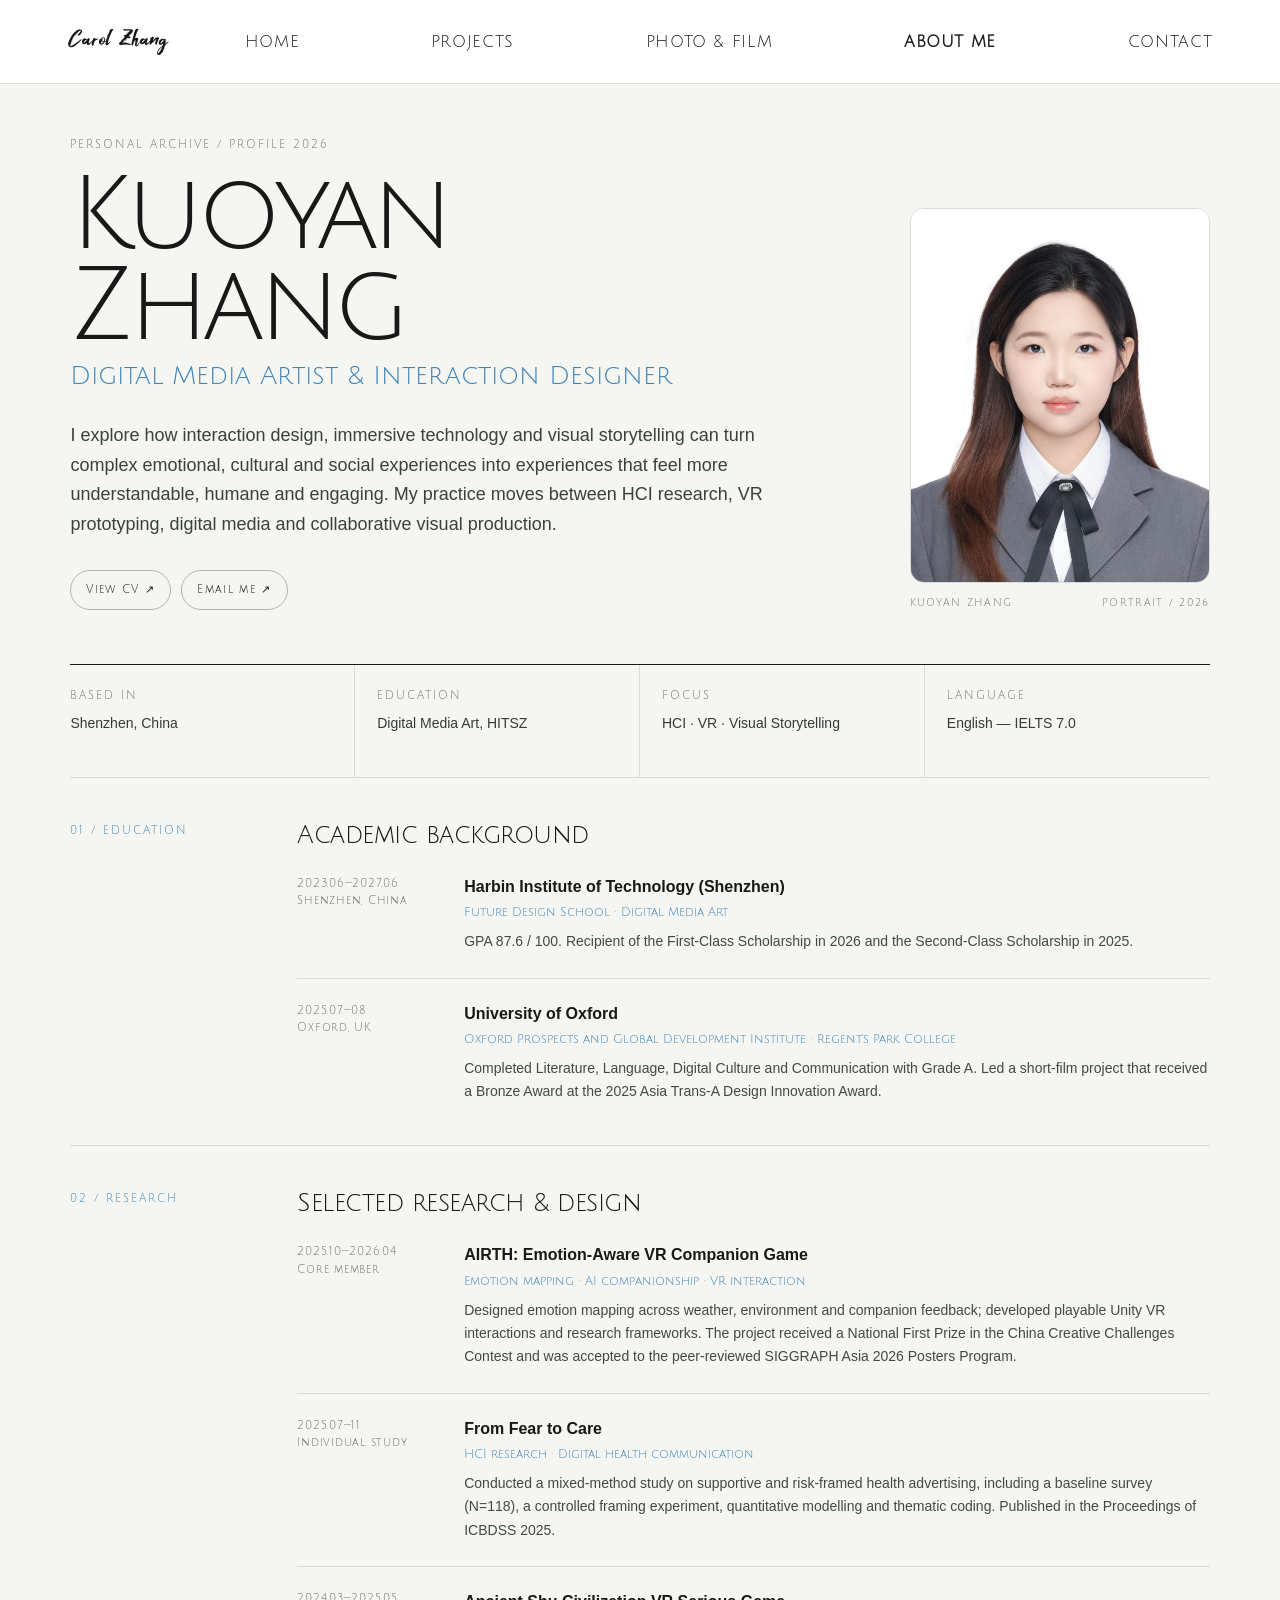
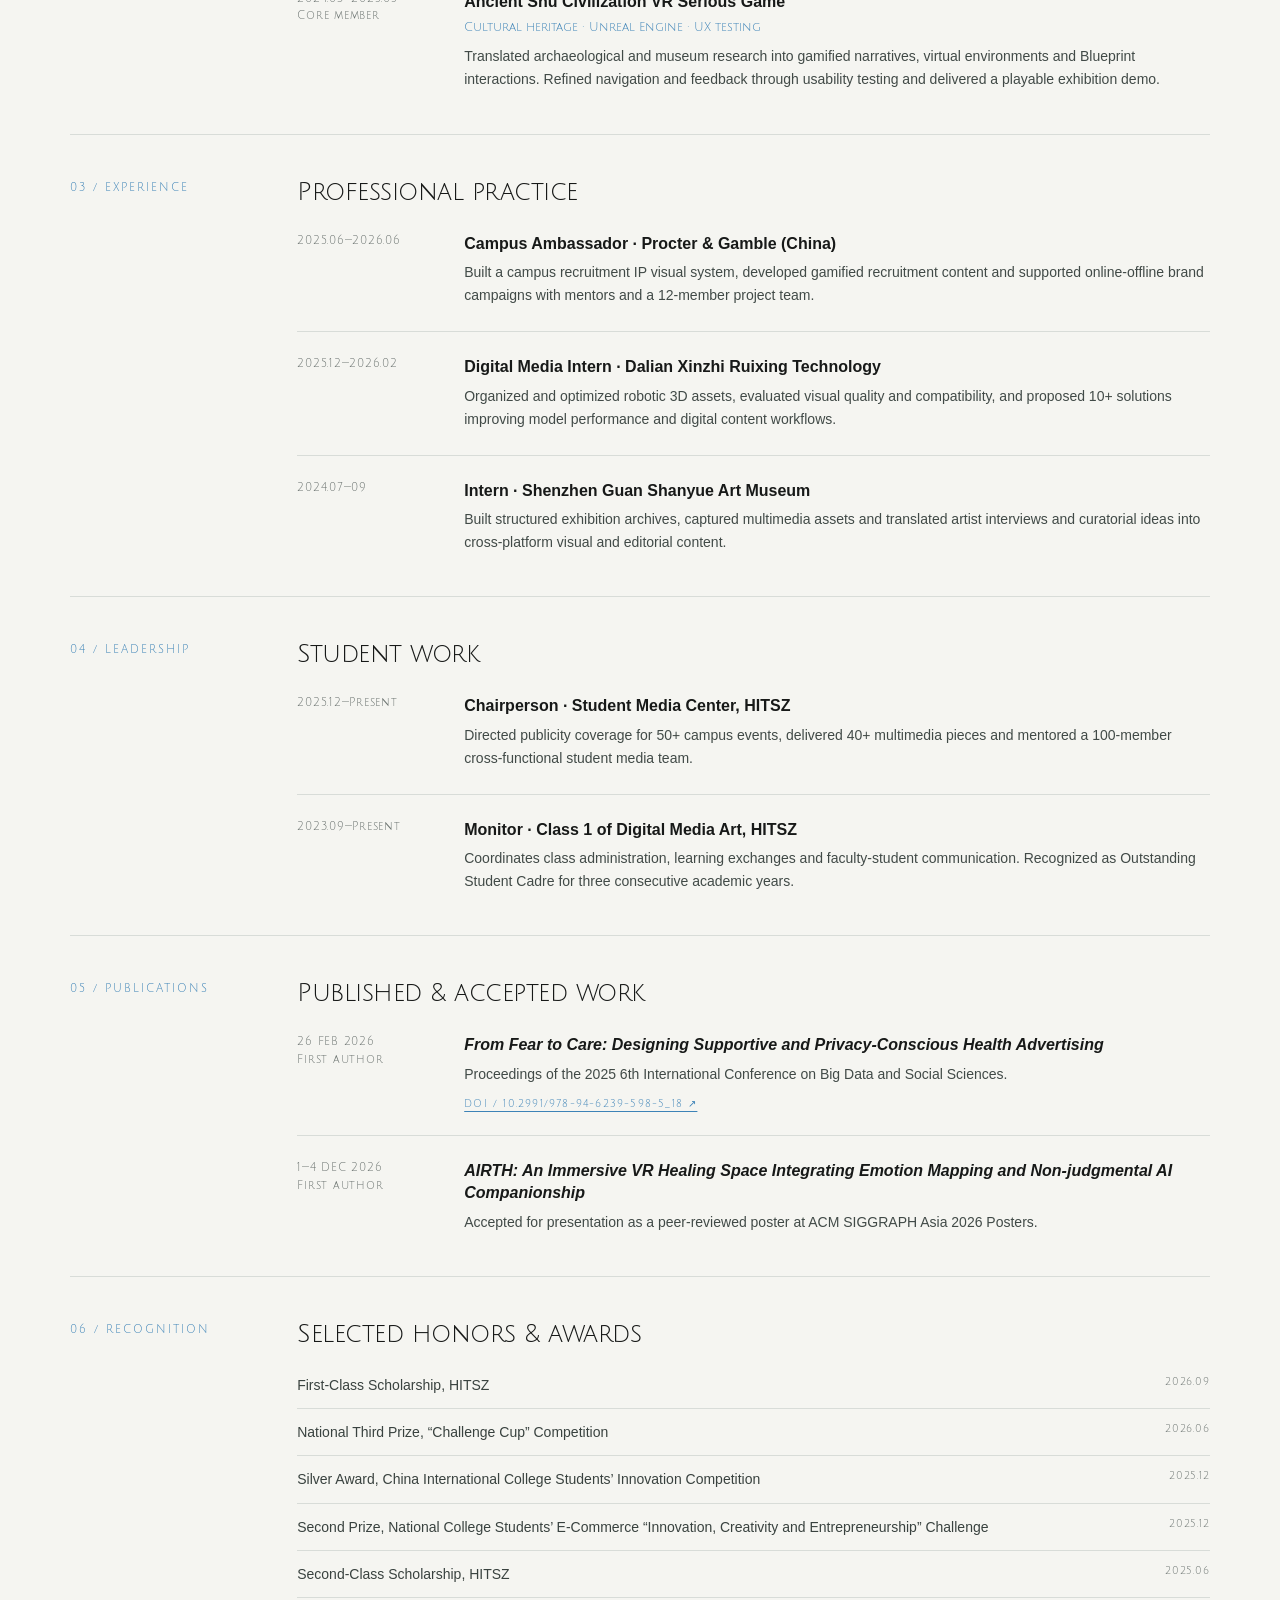
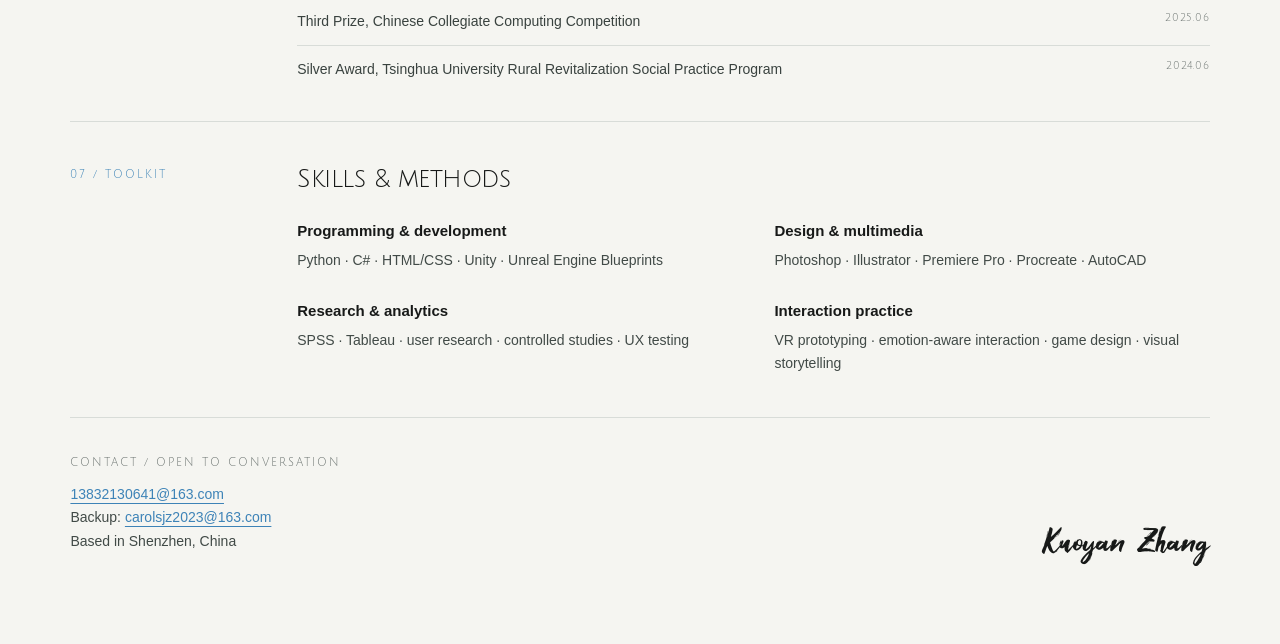
<file: about.html>
<!doctype html>
<html lang="en">
<head>
<meta charset="utf-8">
<meta name="viewport" content="width=device-width,initial-scale=1">
<meta name="description" content="About Kuoyan Zhang, a digital media artist and interaction designer working across immersive technology, HCI research and visual storytelling.">
<title>About — Kuoyan Zhang</title>
<link rel="preconnect" href="https://fonts.googleapis.com">
<link rel="preconnect" href="https://fonts.gstatic.com" crossorigin>
<link href="https://fonts.googleapis.com/css2?family=Julius+Sans+One&display=swap" rel="stylesheet">
<style>
@font-face{font-family:FoxliteLocal;src:url('Foxlite-Script.ttf') format('truetype');font-display:swap}
:root{--ink:#171918;--muted:#69716e;--line:#d8dcd8;--paper:#f5f5f1;--card:#fbfbf8;--accent:#3d83b7;--sans:Arial,Helvetica,sans-serif;--display:'Julius Sans One',Arial,sans-serif}
*{box-sizing:border-box}
html{scroll-behavior:smooth}
body{margin:0;min-height:100vh;color:var(--ink);background:var(--paper);font-family:var(--display)}
a{color:inherit}
.topbar{height:84px;display:flex;align-items:center;gap:6vw;padding:0 5.3vw;background:#fff;border-bottom:1px solid var(--line)}
.wordmark{font-family:FoxliteLocal,'Brush Script MT',cursive;font-size:25px;color:var(--ink);text-decoration:none;white-space:nowrap}
.topnav{display:flex;justify-content:space-between;align-items:center;flex:1;gap:2vw}
.topnav a{font-size:16px;letter-spacing:.04em;white-space:nowrap;color:inherit;text-decoration:none}
.topnav a:hover,.topnav a.active{font-weight:700}
.archive{width:min(1240px,89vw);margin:0 auto;padding:54px 0 76px}
.hero{display:grid;grid-template-columns:minmax(0,1fr) 300px;gap:clamp(48px,8vw,112px);align-items:end;padding-bottom:54px;border-bottom:1px solid var(--ink)}
.eyebrow,.section-index,.micro-label{margin:0;font-size:11px;line-height:1.4;letter-spacing:.18em;text-transform:uppercase;color:var(--muted)}
.hero h1{max-width:820px;margin:18px 0 8px;font-size:clamp(52px,8vw,105px);font-weight:400;line-height:.88;letter-spacing:-.055em}
.role{margin:0 0 28px;font-size:clamp(18px,2vw,27px);line-height:1.3;color:var(--accent)}
.bio{max-width:760px;margin:0;font-family:var(--sans);font-size:18px;line-height:1.65;color:#39423f}
.hero-actions{display:flex;flex-wrap:wrap;gap:10px;margin-top:30px}
.action{display:inline-flex;align-items:center;min-height:40px;padding:0 15px;border:1px solid #aeb9b5;border-radius:999px;background:transparent;font-size:11px;letter-spacing:.12em;text-decoration:none;transition:background .2s ease,color .2s ease,border-color .2s ease}
.action:hover{background:var(--ink);border-color:var(--ink);color:#fff}
.portrait{margin:0}
.portrait-frame{aspect-ratio:4/5;overflow:hidden;border-radius:14px;background:#fff;border:1px solid var(--line)}
.portrait img{display:block;width:100%;height:100%;object-fit:cover;object-position:50% 38%}
.portrait figcaption{display:flex;justify-content:space-between;gap:16px;margin-top:12px;font-size:10px;line-height:1.5;letter-spacing:.13em;color:var(--muted)}
.quick-facts{display:grid;grid-template-columns:repeat(4,minmax(0,1fr));border-bottom:1px solid var(--line)}
.quick-fact{min-height:112px;padding:24px 22px;border-right:1px solid var(--line)}
.quick-fact:first-child{padding-left:0}
.quick-fact:last-child{border-right:0}
.quick-fact strong{display:block;margin-top:9px;font-family:var(--sans);font-size:14px;line-height:1.45;font-weight:500;color:#343b39}
.cv-section{display:grid;grid-template-columns:150px minmax(0,1fr);gap:clamp(38px,6vw,86px);padding:42px 0;border-bottom:1px solid var(--line)}
.section-index{padding-top:4px;color:var(--accent)}
.section-body{min-width:0}
.section-title{margin:0 0 26px;font-size:25px;font-weight:400;line-height:1.2;letter-spacing:-.02em}
.record{display:grid;grid-template-columns:142px minmax(0,1fr);gap:25px;padding:0 0 24px;margin:0 0 24px;border-bottom:1px solid var(--line)}
.record:last-child{padding-bottom:0;margin-bottom:0;border-bottom:0}
.date{font-size:11px;line-height:1.6;letter-spacing:.07em;color:var(--muted)}
.record h3{margin:0 0 6px;font-family:var(--sans);font-size:16px;line-height:1.4;font-weight:700}
.record .subtitle{display:block;margin-bottom:9px;font-size:12px;line-height:1.45;color:var(--accent)}
.record p{margin:0;font-family:var(--sans);font-size:14px;line-height:1.65;color:#414a47}
.record p+p{margin-top:8px}
.publication-title{font-style:italic}
.inline-link{display:inline-block;margin-top:12px;font-size:10px;letter-spacing:.12em;text-underline-offset:4px;color:var(--accent)}
.award-list{display:grid;gap:0;margin:0;padding:0;list-style:none}
.award-list li{display:grid;grid-template-columns:1fr 86px;gap:28px;padding:13px 0;border-bottom:1px solid var(--line);font-family:var(--sans);font-size:14px;line-height:1.45;color:#39423f}
.award-list li:first-child{padding-top:0}
.award-list li:last-child{border-bottom:0;padding-bottom:0}
.award-list time{text-align:right;font-family:var(--display);font-size:10px;letter-spacing:.08em;color:var(--muted)}
.skill-grid{display:grid;grid-template-columns:repeat(2,minmax(0,1fr));gap:28px 42px}
.skill h3{margin:0 0 8px;font-family:var(--sans);font-size:15px;line-height:1.4}
.skill p{margin:0;font-family:var(--sans);font-size:14px;line-height:1.65;color:#414a47}
.footer{display:flex;justify-content:space-between;align-items:flex-end;gap:40px;padding-top:38px}
.footer-copy{margin-top:11px;font-family:var(--sans);font-size:14px;line-height:1.7;color:#414a47}
.footer-copy a{color:var(--accent);text-underline-offset:4px}
.signature{font-family:FoxliteLocal,'Brush Script MT',cursive;font-size:38px;white-space:nowrap}
@media(max-width:900px){
  .topbar{height:auto;min-height:76px;padding:18px 20px;align-items:flex-start;overflow:auto}
  .topnav{gap:22px}.topnav a{font-size:12px}
  .archive{width:auto;margin:0;padding:34px 20px 54px}
  .hero{grid-template-columns:minmax(0,1fr) 230px;gap:38px;padding-bottom:38px}
  .bio{font-size:16px}
  .quick-facts{grid-template-columns:repeat(2,minmax(0,1fr))}
  .quick-fact:nth-child(2){border-right:0}.quick-fact:nth-child(-n+2){border-bottom:1px solid var(--line)}.quick-fact:nth-child(3){padding-left:0}
  .cv-section{grid-template-columns:112px minmax(0,1fr);gap:28px}
}
@media(max-width:640px){
  .hero{display:flex;flex-direction:column;align-items:stretch}
  .hero-copy{order:2}.portrait{order:1;width:min(76vw,290px)}
  .hero h1{font-size:54px}
  .quick-facts{grid-template-columns:1fr}
  .quick-fact,.quick-fact:first-child,.quick-fact:nth-child(3){min-height:auto;padding:18px 0;border-right:0;border-bottom:1px solid var(--line)}
  .quick-fact:last-child{border-bottom:0}
  .cv-section{display:block;padding:32px 0}
  .section-index{margin-bottom:20px}
  .record{grid-template-columns:1fr;gap:8px}
  .award-list li{grid-template-columns:1fr;gap:5px}.award-list time{text-align:left}
  .skill-grid{grid-template-columns:1fr;gap:24px}
  .footer{display:block}.signature{margin-top:28px}
}
</style>
</head>
<body>
<header class="topbar">
  <a class="wordmark" href="index.html">Carol Zhang</a>
  <nav class="topnav" aria-label="Primary navigation">
    <a href="index.html">HOME</a>
    <a href="project.html">PROJECTS</a>
    <a href="photo-film/index.html">PHOTO &amp; FILM</a>
    <a class="active" href="about.html">ABOUT ME</a>
    <a href="contact.html">CONTACT</a>
  </nav>
</header>

<main class="archive">
  <section class="hero" aria-labelledby="about-title">
    <div class="hero-copy">
      <p class="eyebrow">Personal archive / Profile 2026</p>
      <h1 id="about-title">Kuoyan Zhang</h1>
      <p class="role">Digital Media Artist &amp; Interaction Designer</p>
      <p class="bio">I explore how interaction design, immersive technology and visual storytelling can turn complex emotional, cultural and social experiences into experiences that feel more understandable, humane and engaging. My practice moves between HCI research, VR prototyping, digital media and collaborative visual production.</p>
      <div class="hero-actions">
        <a class="action" href="Kuoyan-Zhang-CV.pdf" target="_blank" rel="noopener noreferrer">View CV ↗</a>
        <a class="action" href="mailto:13832130641@163.com">Email me ↗</a>
      </div>
    </div>
    <figure class="portrait">
      <div class="portrait-frame"><img src="kuoyan-zhang-portrait.jpg" alt="Portrait of Kuoyan Zhang"></div>
      <figcaption><span>KUOYAN ZHANG</span><span>PORTRAIT / 2026</span></figcaption>
    </figure>
  </section>

  <section class="quick-facts" aria-label="Profile summary">
    <div class="quick-fact"><p class="micro-label">Based in</p><strong>Shenzhen, China</strong></div>
    <div class="quick-fact"><p class="micro-label">Education</p><strong>Digital Media Art, HITSZ</strong></div>
    <div class="quick-fact"><p class="micro-label">Focus</p><strong>HCI · VR · Visual Storytelling</strong></div>
    <div class="quick-fact"><p class="micro-label">Language</p><strong>English — IELTS 7.0</strong></div>
  </section>

  <section class="cv-section">
    <p class="section-index">01 / Education</p>
    <div class="section-body">
      <h2 class="section-title">Academic background</h2>
      <article class="record">
        <div class="date">2023.06—2027.06<br>Shenzhen, China</div>
        <div><h3>Harbin Institute of Technology (Shenzhen)</h3><span class="subtitle">Future Design School · Digital Media Art</span><p>GPA 87.6 / 100. Recipient of the First-Class Scholarship in 2026 and the Second-Class Scholarship in 2025.</p></div>
      </article>
      <article class="record">
        <div class="date">2025.07—08<br>Oxford, UK</div>
        <div><h3>University of Oxford</h3><span class="subtitle">Oxford Prospects and Global Development Institute · Regent’s Park College</span><p>Completed Literature, Language, Digital Culture and Communication with Grade A. Led a short-film project that received a Bronze Award at the 2025 Asia Trans-A Design Innovation Award.</p></div>
      </article>
    </div>
  </section>

  <section class="cv-section">
    <p class="section-index">02 / Research</p>
    <div class="section-body">
      <h2 class="section-title">Selected research &amp; design</h2>
      <article class="record">
        <div class="date">2025.10—2026.04<br>Core member</div>
        <div><h3>AIRTH: Emotion-Aware VR Companion Game</h3><span class="subtitle">Emotion mapping · AI companionship · VR interaction</span><p>Designed emotion mapping across weather, environment and companion feedback; developed playable Unity VR interactions and research frameworks. The project received a National First Prize in the China Creative Challenges Contest and was accepted to the peer-reviewed SIGGRAPH Asia 2026 Posters Program.</p></div>
      </article>
      <article class="record">
        <div class="date">2025.07—11<br>Individual study</div>
        <div><h3>From Fear to Care</h3><span class="subtitle">HCI research · Digital health communication</span><p>Conducted a mixed-method study on supportive and risk-framed health advertising, including a baseline survey (N=118), a controlled framing experiment, quantitative modelling and thematic coding. Published in the Proceedings of ICBDSS 2025.</p></div>
      </article>
      <article class="record">
        <div class="date">2024.03—2025.05<br>Core member</div>
        <div><h3>Ancient Shu Civilization VR Serious Game</h3><span class="subtitle">Cultural heritage · Unreal Engine · UX testing</span><p>Translated archaeological and museum research into gamified narratives, virtual environments and Blueprint interactions. Refined navigation and feedback through usability testing and delivered a playable exhibition demo.</p></div>
      </article>
    </div>
  </section>

  <section class="cv-section">
    <p class="section-index">03 / Experience</p>
    <div class="section-body">
      <h2 class="section-title">Professional practice</h2>
      <article class="record"><div class="date">2025.06—2026.06</div><div><h3>Campus Ambassador · Procter &amp; Gamble (China)</h3><p>Built a campus recruitment IP visual system, developed gamified recruitment content and supported online-offline brand campaigns with mentors and a 12-member project team.</p></div></article>
      <article class="record"><div class="date">2025.12—2026.02</div><div><h3>Digital Media Intern · Dalian Xinzhi Ruixing Technology</h3><p>Organized and optimized robotic 3D assets, evaluated visual quality and compatibility, and proposed 10+ solutions improving model performance and digital content workflows.</p></div></article>
      <article class="record"><div class="date">2024.07—09</div><div><h3>Intern · Shenzhen Guan Shanyue Art Museum</h3><p>Built structured exhibition archives, captured multimedia assets and translated artist interviews and curatorial ideas into cross-platform visual and editorial content.</p></div></article>
    </div>
  </section>

  <section class="cv-section">
    <p class="section-index">04 / Leadership</p>
    <div class="section-body">
      <h2 class="section-title">Student work</h2>
      <article class="record"><div class="date">2025.12—Present</div><div><h3>Chairperson · Student Media Center, HITSZ</h3><p>Directed publicity coverage for 50+ campus events, delivered 40+ multimedia pieces and mentored a 100-member cross-functional student media team.</p></div></article>
      <article class="record"><div class="date">2023.09—Present</div><div><h3>Monitor · Class 1 of Digital Media Art, HITSZ</h3><p>Coordinates class administration, learning exchanges and faculty-student communication. Recognized as Outstanding Student Cadre for three consecutive academic years.</p></div></article>
    </div>
  </section>

  <section class="cv-section">
    <p class="section-index">05 / Publications</p>
    <div class="section-body">
      <h2 class="section-title">Published &amp; accepted work</h2>
      <article class="record">
        <div class="date">26 FEB 2026<br>First author</div>
        <div><h3 class="publication-title">From Fear to Care: Designing Supportive and Privacy-Conscious Health Advertising</h3><p>Proceedings of the 2025 6th International Conference on Big Data and Social Sciences.</p><a class="inline-link" href="https://doi.org/10.2991/978-94-6239-598-5_18" target="_blank" rel="noopener noreferrer">DOI / 10.2991/978-94-6239-598-5_18 ↗</a></div>
      </article>
      <article class="record">
        <div class="date">1—4 DEC 2026<br>First author</div>
        <div><h3 class="publication-title">AIRTH: An Immersive VR Healing Space Integrating Emotion Mapping and Non-judgmental AI Companionship</h3><p>Accepted for presentation as a peer-reviewed poster at ACM SIGGRAPH Asia 2026 Posters.</p></div>
      </article>
    </div>
  </section>

  <section class="cv-section">
    <p class="section-index">06 / Recognition</p>
    <div class="section-body">
      <h2 class="section-title">Selected honors &amp; awards</h2>
      <ul class="award-list">
        <li><span>First-Class Scholarship, HITSZ</span><time>2026.09</time></li>
        <li><span>National Third Prize, “Challenge Cup” Competition</span><time>2026.06</time></li>
        <li><span>Silver Award, China International College Students’ Innovation Competition</span><time>2025.12</time></li>
        <li><span>Second Prize, National College Students’ E-Commerce “Innovation, Creativity and Entrepreneurship” Challenge</span><time>2025.12</time></li>
        <li><span>Second-Class Scholarship, HITSZ</span><time>2025.06</time></li>
        <li><span>Third Prize, Chinese Collegiate Computing Competition</span><time>2025.06</time></li>
        <li><span>Silver Award, Tsinghua University Rural Revitalization Social Practice Program</span><time>2024.06</time></li>
      </ul>
    </div>
  </section>

  <section class="cv-section">
    <p class="section-index">07 / Toolkit</p>
    <div class="section-body">
      <h2 class="section-title">Skills &amp; methods</h2>
      <div class="skill-grid">
        <div class="skill"><h3>Programming &amp; development</h3><p>Python · C# · HTML/CSS · Unity · Unreal Engine Blueprints</p></div>
        <div class="skill"><h3>Design &amp; multimedia</h3><p>Photoshop · Illustrator · Premiere Pro · Procreate · AutoCAD</p></div>
        <div class="skill"><h3>Research &amp; analytics</h3><p>SPSS · Tableau · user research · controlled studies · UX testing</p></div>
        <div class="skill"><h3>Interaction practice</h3><p>VR prototyping · emotion-aware interaction · game design · visual storytelling</p></div>
      </div>
    </div>
  </section>

  <footer class="footer">
    <div><p class="micro-label">Contact / Open to conversation</p><p class="footer-copy"><a href="mailto:13832130641@163.com">13832130641@163.com</a><br><span>Backup: <a href="mailto:carolsjz2023@163.com">carolsjz2023@163.com</a></span><br>Based in Shenzhen, China</p></div>
    <div class="signature">Kuoyan Zhang</div>
  </footer>
</main>
</body>
</html>
</file>
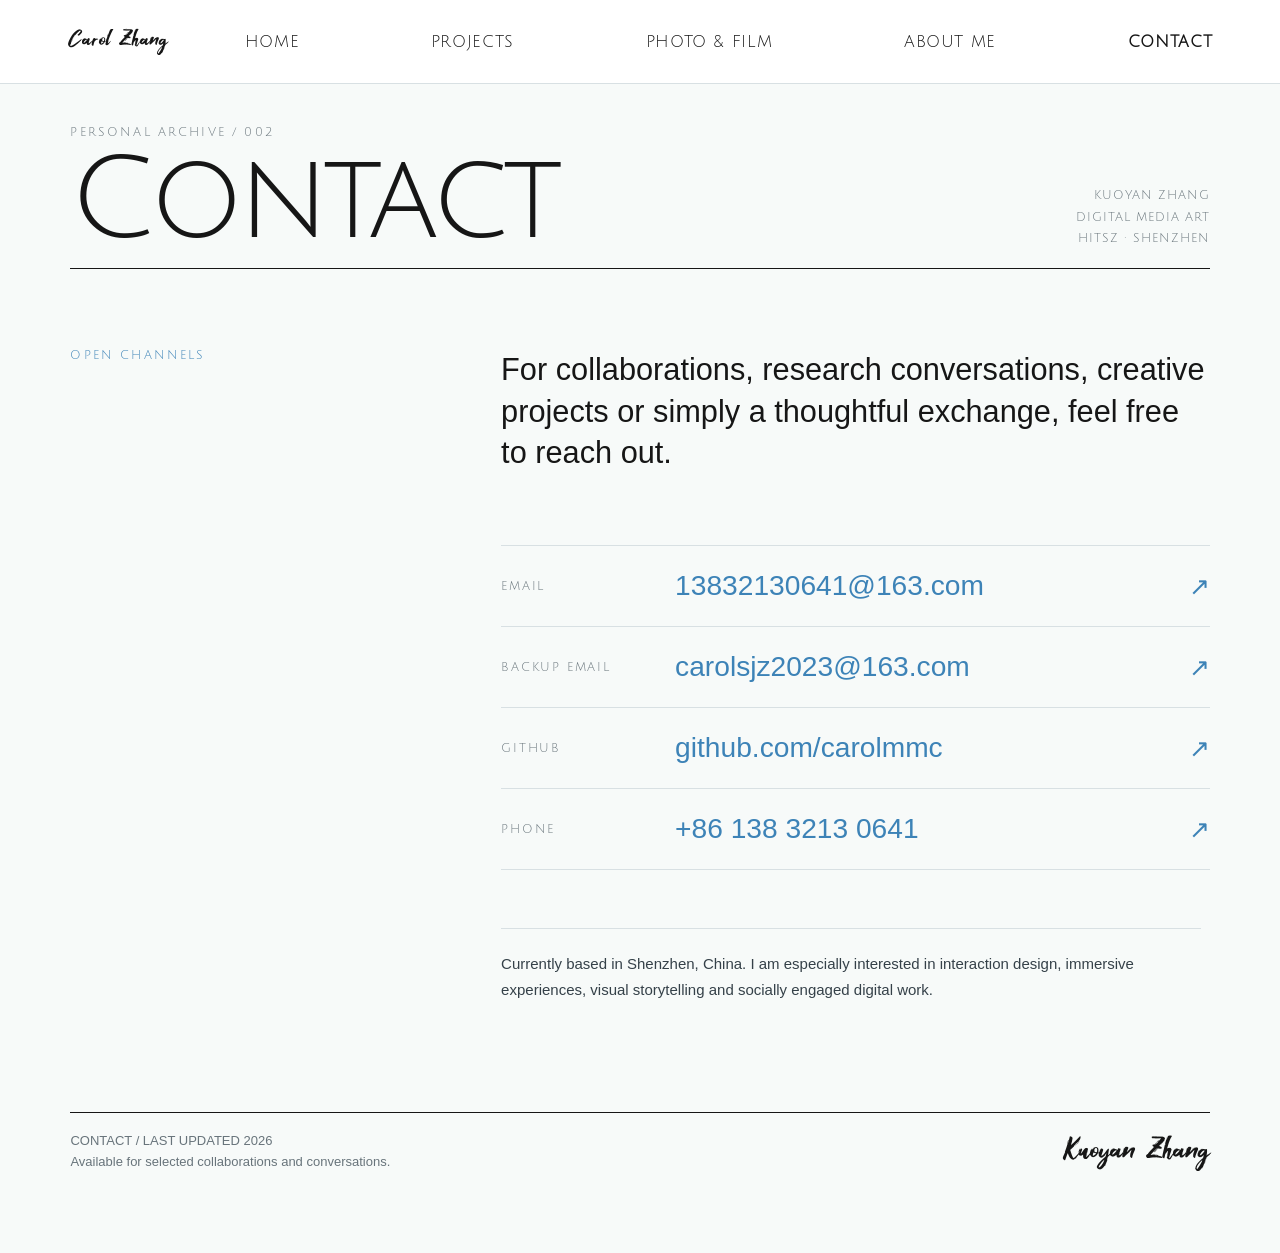
<file: contact.html>
<!doctype html>
<html lang="en">
<head>
<meta charset="utf-8"><meta name="viewport" content="width=device-width,initial-scale=1">
<title>Contact — Kuoyan Zhang</title>
<link rel="preconnect" href="https://fonts.googleapis.com"><link rel="preconnect" href="https://fonts.gstatic.com" crossorigin>
<link href="https://fonts.googleapis.com/css2?family=Julius+Sans+One&display=swap" rel="stylesheet">
<style>
@font-face{font-family:FoxliteLocal;src:url('Foxlite-Script.ttf') format('truetype');font-display:swap}
:root{--ink:#161616;--muted:#68747b;--line:#d8e0e3;--blue:#3d83b7;--paper:#f7faf9}
*{box-sizing:border-box}html,body{margin:0;color:var(--ink);font-family:'Julius Sans One',Arial,sans-serif;background:var(--paper)}
.topbar{height:84px;display:flex;align-items:center;gap:6vw;padding:0 5.3vw;background:#fff;border-bottom:1px solid var(--line)}.wordmark{font-family:FoxliteLocal,'Brush Script MT',cursive;font-size:25px;color:var(--ink);text-decoration:none;white-space:nowrap}.topnav{display:flex;justify-content:space-between;align-items:center;flex:1;gap:2vw}.topnav a{font-size:16px;letter-spacing:.04em;white-space:nowrap;color:inherit;text-decoration:none}.topnav a:hover,.topnav a.active{font-weight:700}
.contact-page{max-width:1280px;margin:0 auto;padding:42px 5.5vw 80px}.head{display:flex;justify-content:space-between;align-items:flex-end;border-bottom:1px solid var(--ink);padding-bottom:18px;margin-bottom:80px}.eyebrow,.label{font-size:12px;letter-spacing:.18em;color:var(--muted);margin:0 0 12px}.head h1{font-size:clamp(52px,9vw,116px);font-weight:400;line-height:.86;letter-spacing:-.05em;margin:0}.stamp{text-align:right;color:var(--muted);font-size:12px;line-height:1.8;letter-spacing:.08em}.contact-grid{display:grid;grid-template-columns:minmax(180px,.65fr) minmax(0,1.35fr);gap:7vw}.intro{font-family:Arial,sans-serif;font-size:clamp(20px,2.4vw,33px);line-height:1.35;margin:0;max-width:760px}.label{color:var(--blue)}.links{margin-top:72px;border-top:1px solid var(--line)}.link-row{display:grid;grid-template-columns:150px 1fr auto;align-items:center;gap:24px;padding:24px 0;border-bottom:1px solid var(--line);text-decoration:none;color:inherit}.link-row:hover .value{text-decoration:underline;text-underline-offset:6px}.type{font-size:12px;letter-spacing:.15em;color:var(--muted)}.value{font-family:Arial,sans-serif;font-size:clamp(19px,2.2vw,29px);color:var(--blue);overflow-wrap:anywhere}.arrow{font-size:25px;color:var(--blue)}.note{margin-top:58px;padding-top:22px;border-top:1px solid var(--line);font-family:Arial,sans-serif;color:#354149;font-size:15px;line-height:1.7;max-width:700px}.footer{display:flex;justify-content:space-between;gap:30px;align-items:flex-end;margin-top:95px;border-top:1px solid var(--ink);padding-top:18px}.footer p{font-family:Arial,sans-serif;font-size:13px;line-height:1.6;color:var(--muted);margin:0}.signature{font-family:FoxliteLocal,'Brush Script MT',cursive;font-size:34px}
@media(max-width:800px){.topbar{height:auto;min-height:76px;padding:18px 20px;align-items:flex-start;overflow:auto}.topnav{gap:22px}.topnav a{font-size:12px}.contact-page{padding:30px 20px 55px}.head{display:block;margin-bottom:52px}.stamp{text-align:left;margin-top:22px}.contact-grid{display:block}.links{margin-top:45px}.link-row{grid-template-columns:96px 1fr auto;gap:12px;padding:20px 0}.type{font-size:10px}.arrow{font-size:21px}.footer{display:block;margin-top:65px}.signature{margin-top:22px}}
</style>
</head>
<body>
<header class="topbar"><a class="wordmark" href="index.html">Carol Zhang</a><nav class="topnav"><a href="index.html">HOME</a><a href="project.html">PROJECTS</a><a href="photo-film/index.html">PHOTO &amp; FILM</a><a href="about.html">ABOUT ME</a><a class="active" href="contact.html">CONTACT</a></nav></header>
<main class="contact-page">
  <header class="head"><div><p class="eyebrow">PERSONAL ARCHIVE / 002</p><h1>Contact</h1></div><div class="stamp">KUOYAN ZHANG<br>DIGITAL MEDIA ART<br>HITSZ · SHENZHEN</div></header>
  <div class="contact-grid"><div><p class="label">OPEN CHANNELS</p></div><div><p class="intro">For collaborations, research conversations, creative projects or simply a thoughtful exchange, feel free to reach out.</p><div class="links"><a class="link-row" href="mailto:13832130641@163.com"><span class="type">EMAIL</span><span class="value">13832130641@163.com</span><span class="arrow">↗</span></a><a class="link-row" href="mailto:carolsjz2023@163.com"><span class="type">BACKUP EMAIL</span><span class="value">carolsjz2023@163.com</span><span class="arrow">↗</span></a><a class="link-row" href="https://github.com/carolmmc" target="_blank" rel="noopener noreferrer"><span class="type">GITHUB</span><span class="value">github.com/carolmmc</span><span class="arrow">↗</span></a><a class="link-row" href="tel:+8613832130641"><span class="type">PHONE</span><span class="value">+86 138 3213 0641</span><span class="arrow">↗</span></a></div><p class="note">Currently based in Shenzhen, China. I am especially interested in interaction design, immersive experiences, visual storytelling and socially engaged digital work.</p></div></div>
  <footer class="footer"><p>CONTACT / LAST UPDATED 2026<br>Available for selected collaborations and conversations.</p><div class="signature">Kuoyan Zhang</div></footer>
</main>
</body></html>
</file>
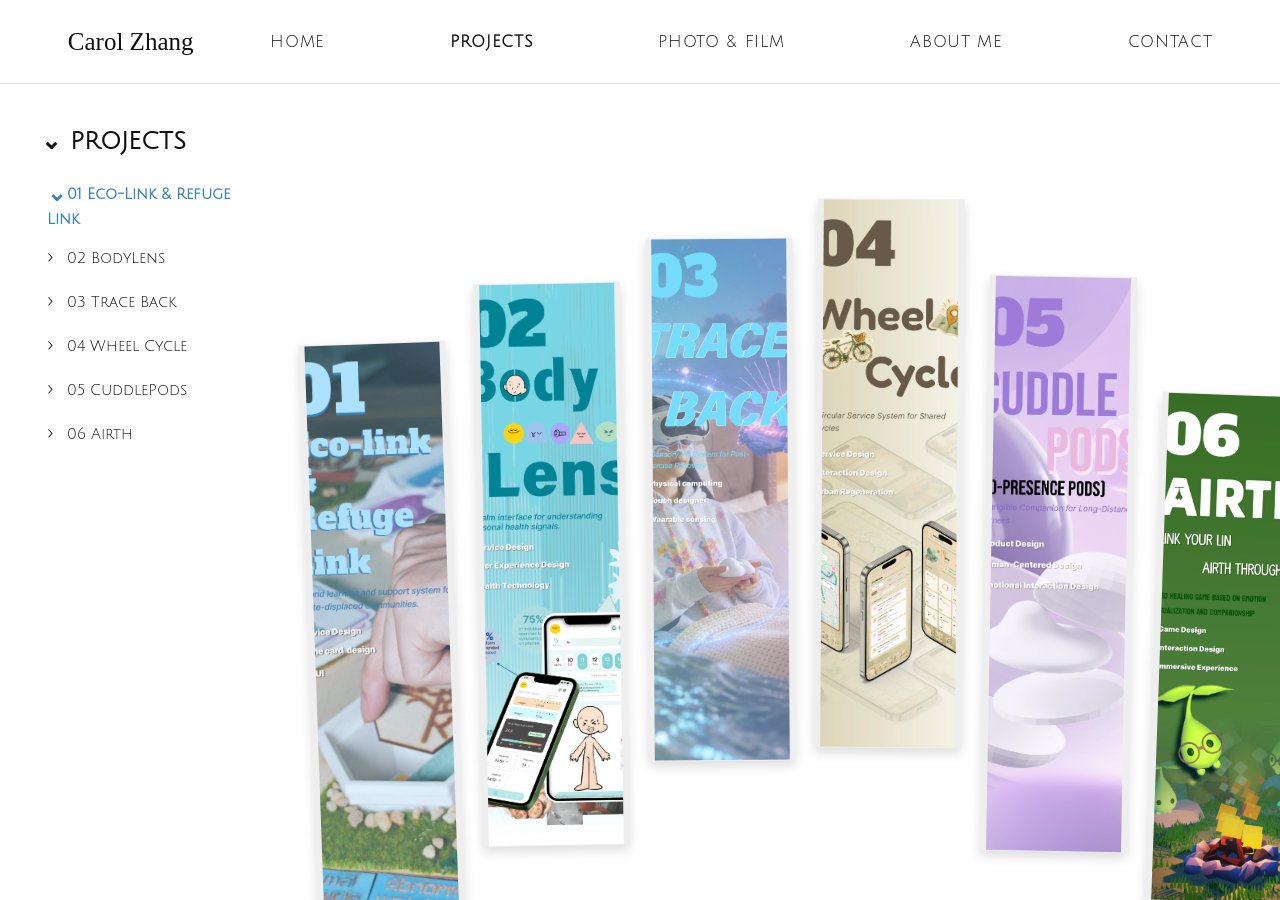
<file: project.html>
<!doctype html>
<html lang="en">
<head>
  <meta charset="UTF-8">
  <meta name="viewport" content="width=device-width, initial-scale=1.0">
  <title>Projects — Carol Zhang</title>
  <link rel="preconnect" href="https://fonts.googleapis.com">
  <link rel="preconnect" href="https://fonts.gstatic.com" crossorigin>
  <link href="https://fonts.googleapis.com/css2?family=Julius+Sans+One&display=swap" rel="stylesheet">
  <style>
    :root{--blue:#c7e8f8;--ink:#111;--accent:#3d83b7;--line:#b8dcef;--serif:Georgia,'Times New Roman',serif}
    *{box-sizing:border-box}html,body{margin:0;min-height:100%;font-family:'Julius Sans One',sans-serif;color:var(--ink)}body{background:#fff}button{font:inherit;color:inherit;background:none;border:0;cursor:pointer}a{color:inherit;text-decoration:none}
    .topbar{height:84px;display:flex;align-items:center;gap:6vw;padding:0 5.3vw;border-bottom:1px solid #e4e4e4;background:#fff;position:relative;z-index:10}.wordmark{font-family:'Foxlite Script','Brush Script MT',cursive;font-size:25px}.topnav{display:flex;justify-content:space-between;align-items:center;flex:1;gap:2vw}.topnav a{font-size:16px;letter-spacing:.04em;white-space:nowrap}.topnav a:hover,.topnav a.active{font-weight:700}
    .page{min-height:calc(100vh - 84px)}.index-page{padding:28px 3.2vw 6vw;display:grid;grid-template-columns:230px 1fr;gap:3vw}.side{padding-top:3px}.side h1{font-size:24px;margin:0 0 22px;font-weight:700}.side-list{display:flex;flex-direction:column;align-items:flex-start;gap:11px}.side-list button{font-size:15px;text-align:left;line-height:1.35;max-width:210px}.side-list button::before{content:'›';display:inline-block;width:20px;font-size:23px;vertical-align:-2px}.side-list button:hover,.side-list button.active{font-weight:700;color:var(--accent)}.side-list button.active::before{content:'⌄'}
    .bookmarks{height:calc(100vh - 155px);min-height:720px;display:flex;justify-content:center;align-items:flex-end;gap:clamp(14px,2.25vw,34px);overflow-x:auto;padding:42px 0 24px;scrollbar-width:none}.bookmarks::-webkit-scrollbar{display:none}.bookmark{position:relative;width:clamp(132px,12.5vw,190px);height:clamp(400px,72vh,690px);flex:0 0 auto;box-shadow:0 5px 12px rgba(0,0,0,.14);transition:transform .4s cubic-bezier(.2,.8,.2,1),box-shadow .4s ease;cursor:pointer;background:#eee;--mouse-x:50%;--mouse-y:50%;isolation:isolate}.bookmark:nth-child(2){height:84%}.bookmark:nth-child(3){height:78%}.bookmark:nth-child(4){height:82%}.bookmark:nth-child(5){height:86%}.bookmark:nth-child(6){height:76%}.bookmark::before{content:'';position:absolute;inset:-10px;background:radial-gradient(circle 120px at var(--mouse-x) var(--mouse-y),rgba(61,131,183,.32),transparent 70%);opacity:0;transition:opacity .35s ease;z-index:-1;pointer-events:none}.bookmark::after{content:'';position:absolute;inset:-6px;border:1px solid transparent;transition:border-color .35s ease,box-shadow .35s ease;pointer-events:none}.bookmark:hover{transform:translateY(-10px) rotate(-.35deg);box-shadow:0 18px 32px rgba(25,71,98,.2),0 4px 8px rgba(0,0,0,.12)}.bookmark:hover::before{opacity:1}.bookmark:hover::after,.bookmark:focus-visible::after{border-color:var(--accent);box-shadow:0 0 0 4px rgba(61,131,183,.1)}.bookmark:focus-visible{outline:none}.bookmark img{width:100%;height:100%;display:block;object-fit:cover}
    .detail-page{background:var(--blue);padding:20px 3vw 7vw;display:grid;grid-template-columns:230px 1fr;gap:3vw}.detail-content{max-width:1200px}.crumbs{display:flex;align-items:center;gap:9px;font-size:15px;margin-bottom:6px}.crumbs button:hover{text-decoration:underline}.detail-content h1{font-family:var(--serif);font-size:clamp(45px,6vw,84px);line-height:.95;color:var(--accent);margin:12px 0 20px;max-width:1000px}.detail-grid{display:grid;grid-template-columns:minmax(0,1.65fr) minmax(220px,.75fr);gap:3vw;align-items:start}.detail-hero{width:100%;max-height:760px;object-fit:cover;object-position:top;border-radius:18px;display:block}.facts{color:var(--accent);padding-top:12px}.fact{margin:0 0 34px}.fact h2{font-family:var(--serif);font-size:29px;margin:0 0 8px}.fact p{font-family:Arial,sans-serif;font-size:16px;line-height:1.6;margin:0;color:#265f87}.detail-description{max-width:800px;color:#265f87;font-family:Arial,sans-serif;font-size:17px;line-height:1.75;margin:30px 0 0}.switcher{display:flex;gap:26px;margin-top:30px;color:var(--accent)}.switcher button:hover{text-decoration:underline}
    @media(max-width:900px){.topbar{height:auto;min-height:76px;align-items:flex-start;padding:18px 20px;gap:20px;overflow-x:auto}.topnav{gap:22px}.topnav a{font-size:12px}.index-page,.detail-page{display:block;padding:20px}.side{margin-bottom:22px}.bookmarks{justify-content:flex-start;min-height:0;padding:20px 4px 35px;gap:20px}.bookmark{width:150px;height:440px!important}.detail-grid{display:block}.detail-hero{margin-bottom:28px}.detail-content h1{font-size:50px}.facts{padding-top:0}}
    /* Figma-inspired arch layout */
    .index-page{background:#fff;padding-top:40px;padding-bottom:20px;height:calc(100vh - 84px);min-height:760px;overflow:hidden}
    .bookmarks{height:calc(100vh - 145px);min-height:760px;align-items:center;gap:clamp(12px,1.7vw,28px);padding:40px 0 50px;overflow:visible}
    .bookmark{width:clamp(125px,11.5vw,176px);height:clamp(390px,68vh,650px)}
    .bookmark:nth-child(1){transform:translateY(150px) rotate(-2deg)}
    .bookmark:nth-child(2){transform:translateY(65px) rotate(-1deg)}
    .bookmark:nth-child(3){transform:translateY(0) rotate(-.4deg)}
    .bookmark:nth-child(4){transform:translateY(-25px) rotate(.4deg)}
    .bookmark:nth-child(5){transform:translateY(65px) rotate(1deg)}
    .bookmark:nth-child(6){transform:translateY(150px) rotate(2deg)}
    .bookmark:hover{transform:translateY(-12px) rotate(0deg) scale(1.02)}
    @media(max-width:900px){.index-page{padding-top:20px}.bookmarks{height:auto;min-height:0;align-items:flex-end;overflow-x:auto;padding:30px 4px 45px}.bookmark:nth-child(n){transform:none}.bookmark:hover{transform:translateY(-10px) scale(1.02)}}
    /* Project details now live on project-detail.html. */
    #detail-view{display:none!important}
    .detail-page{background:#fff}
    .detail-page .crumbs{display:none}
  </style>
</head>
<body>
  <header class="topbar"><a class="wordmark" href="index.html">Carol Zhang</a><nav class="topnav"><a href="index.html">HOME</a><a class="active" href="project.html">PROJECTS</a><a href="photo-film/index.html">PHOTO &amp; FILM</a><a href="about.html">ABOUT ME</a><a href="contact.html">CONTACT</a></nav></header>
  <main id="index-view" class="page index-page">
    <aside class="side"><h1>⌄ PROJECTS</h1><div id="project-list" class="side-list"></div></aside>
    <section id="bookmark-list" class="bookmarks" aria-label="Project bookmarks"></section>
  </main>
  <main id="detail-view" class="page detail-page" hidden>
    <aside class="side"><h1>⌄ PROJECTS</h1><div id="detail-project-list" class="side-list"></div></aside>
    <section class="detail-content"><div class="crumbs"><button id="back-button">‹ PROJECTS</button><span>/</span><span id="detail-number"></span></div><h1 id="detail-title"></h1><div class="detail-grid"><img id="detail-image" class="detail-hero" alt=""><div id="detail-facts" class="facts"></div></div><p id="detail-description" class="detail-description"></p><div class="switcher"><button id="previous-button">← Previous</button><button id="next-button">Next →</button></div></section>
  </main>
  <script>
    const projects=[
      {title:'Eco-Link & Refuge Link',image:'project-01-eco-link.webp',service:'A hybrid learning and support system for climate-displaced communities.',duration:'2025.02–05',type:'Personal project',users:'Environmentally displaced communities',desc:'Eco-Link + Refuge Link combines a physical card-based board game with AR events and a digital support platform. It turns climate displacement into an experience that can be understood, discussed and acted on.'},
      {title:'BodyLens',image:'project-02-bodylens.webp',service:'A calm interface for understanding personal health signals.',duration:'2024–2025',type:'Research-led project',users:'People experiencing health anxiety',desc:'BodyLens helps people record symptoms and body signals without amplifying health anxiety. A body map, symptom timeline and privacy-aware information experience support clearer conversations with care providers.'},
      {title:'Trace Back',image:'project-03-trace-back.webp',service:'A sensory VR system for post-exercise recovery.',duration:'2025',type:'Physical computing project',users:'Young adults after night exercise',desc:'Trace Back explores the transition from post-exercise alertness to sleep through heart-rate, breathing and gentle multisensory feedback.'},
      {title:'Wheel Cycle',image:'project-04-wheel-cycle.webp',service:'A circular service system for shared bicycles.',duration:'2024',type:'Service design project',users:'Shared-bike riders and city communities',desc:'Wheel Cycle connects reporting, repair, reuse and community participation so abandoned shared bicycles can return to public life.'},
      {title:'CuddlePods',image:'project-05-cuddlepods.png',service:'A tangible companion for long-distance partners.',duration:'2024',type:'Tangible interaction project',users:'People in long-distance relationships',desc:'CuddlePods translates touch, warmth and light into a low-burden way for people in long-distance relationships to feel each other’s presence.'},
      {title:'Airth',image:'project-06-airth.webp',service:'A 3D healing game based on emotional weather.',duration:'2024',type:'Immersive experience project',users:'Young adults seeking gentle emotional support',desc:'Airth turns emotional states into a responsive world where weather, exploration and companionship create a gentle space for reflection.'}
    ];
    let selected=0;
    const $=id=>document.getElementById(id);
    function listMarkup(){return projects.map((p,i)=>`<button data-index="${i}" class="${i===selected?'active':''}">${String(i+1).padStart(2,'0')} ${p.title}</button>`).join('')}
    function renderLists(){ $('project-list').innerHTML=listMarkup();$('detail-project-list').innerHTML=listMarkup();document.querySelectorAll('[data-index]').forEach(b=>b.onclick=()=>openDetail(Number(b.dataset.index))); }
    function renderBookmarks(){ $('bookmark-list').innerHTML=projects.map((p,i)=>`<button class="bookmark" data-index="${i}" aria-label="Open ${p.title}"><img src="${p.image}" alt="${p.title}"></button>`).join('');document.querySelectorAll('.bookmark').forEach(b=>{b.onclick=()=>openDetail(Number(b.dataset.index));b.onpointermove=e=>{const r=b.getBoundingClientRect();b.style.setProperty('--mouse-x',`${e.clientX-r.left}px`);b.style.setProperty('--mouse-y',`${e.clientY-r.top}px`)};b.onpointerleave=()=>{b.style.setProperty('--mouse-x','50%');b.style.setProperty('--mouse-y','50%')}}); }
    function openDetail(i){selected=i;const p=projects[i];$('index-view').hidden=true;$('detail-view').hidden=false;$('detail-number').textContent=String(i+1).padStart(2,'0');$('detail-title').textContent=p.title;$('detail-image').src=p.image;$('detail-image').alt=p.title;$('detail-facts').innerHTML=`<div class="fact"><h2>Service</h2><p>${p.service}</p></div><div class="fact"><h2>Duration</h2><p>${p.duration}<br><em>${p.type}</em></p></div><div class="fact"><h2>Target Users</h2><p>${p.users}</p></div>`;$('detail-description').textContent=p.desc;renderLists();window.scrollTo({top:0,behavior:'smooth'});}
    function showIndex(){$('detail-view').hidden=true;$('index-view').hidden=false;renderLists();window.scrollTo({top:0,behavior:'smooth'});}
    $('back-button').onclick=showIndex;$('previous-button').onclick=()=>openDetail((selected+projects.length-1)%projects.length);$('next-button').onclick=()=>openDetail((selected+1)%projects.length);renderLists();renderBookmarks();openDetail=(i)=>{const audio=new Audio('sound-folder-close.wav');audio.volume=.18;window.projectTransitionSound=audio;audio.play().catch(()=>{});setTimeout(()=>{location.href=`project-detail.html?project=${i}`},180)};
  </script>
</body>
</html>
</file>
